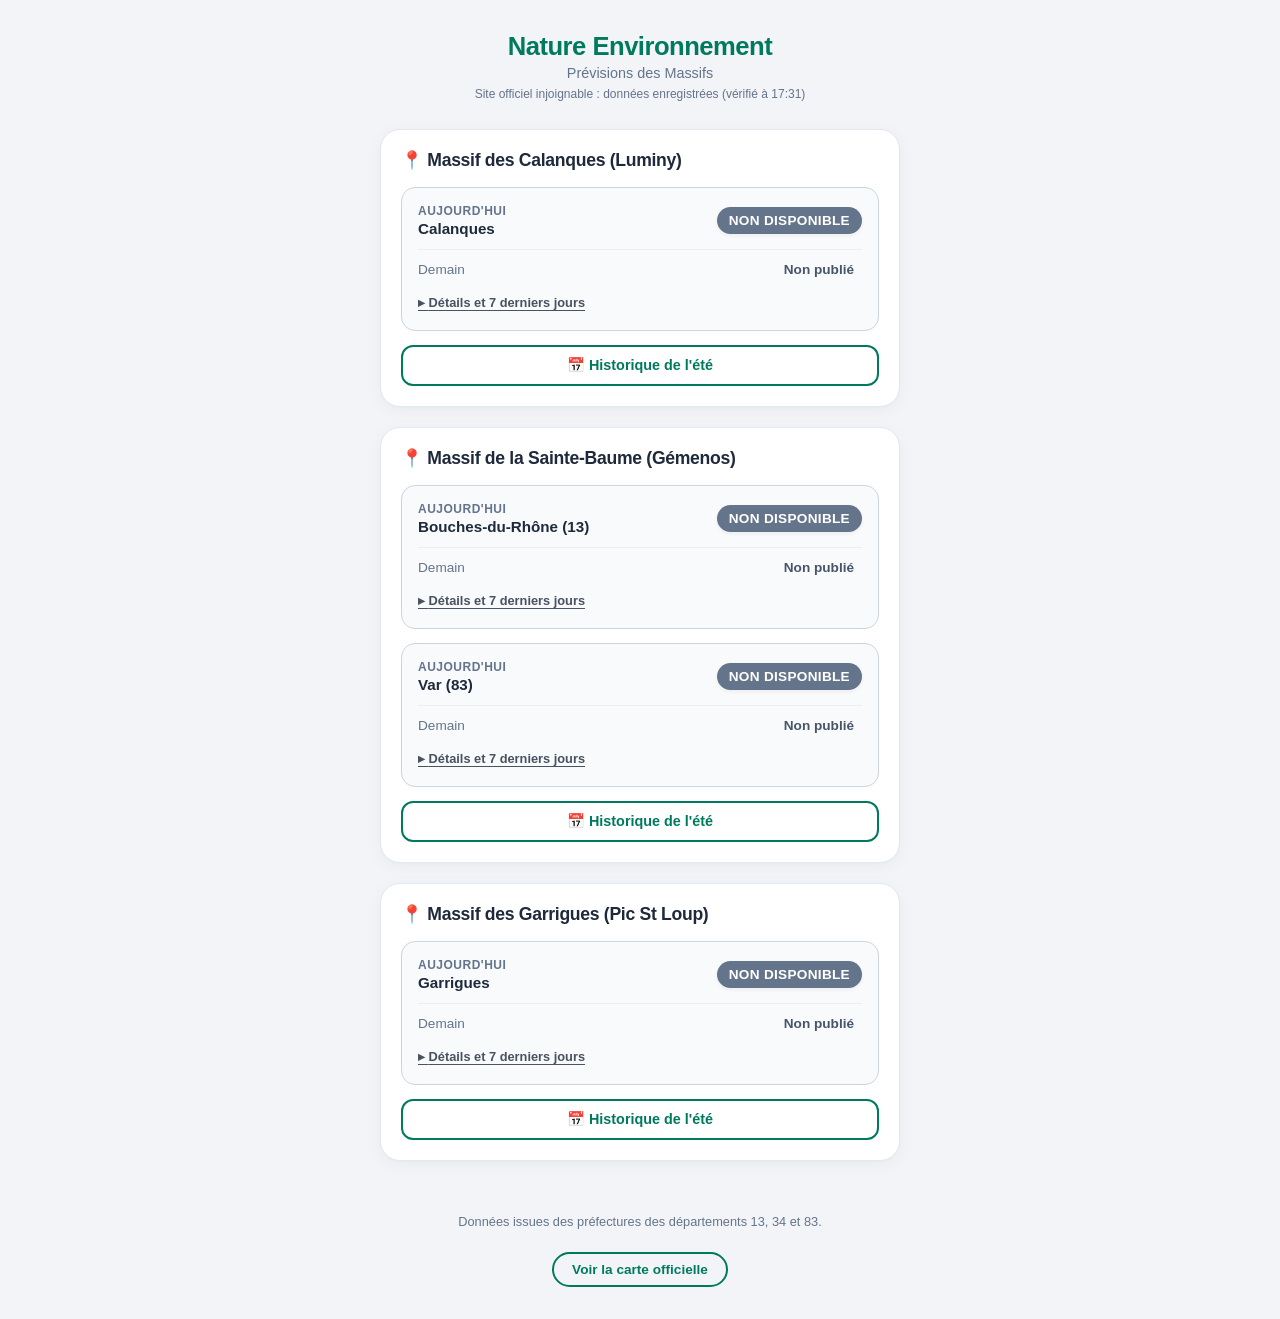
<file: index.html>
<!DOCTYPE html>
<html lang="fr">
<head>
    <meta charset="UTF-8">
    <meta name="viewport" content="width=device-width, initial-scale=1.0">
    <title>Nature Environnement - Risques Massifs</title>
    <link rel="stylesheet" href="style.css">
    <link rel="manifest" href="manifest.json">
    <meta name="theme-color" content="#007a5e">
    <link rel="icon" href="icon.svg" type="image/svg+xml">
    <meta name="apple-mobile-web-app-capable" content="yes">

    <script>
    if ('serviceWorker' in navigator) {
        navigator.serviceWorker.register('./sw.js');
    }
    </script>
</head>
<body>

    <header>
        <h1>Nature Environnement</h1>
        <div class="subtitle">Prévisions des Massifs</div>
        <div id="status-line" class="status-line" role="status"></div>
    </header>

    <main class="container" id="dashboard-container">
        <p class="loading">Chargement des configurations...</p>
    </main>

    <footer>
        <p id="footer-depts">Données issues des préfectures.</p>
        <a href="https://www.risque-prevention-incendie.fr" target="_blank" rel="noopener noreferrer" class="map-link">
            Voir la carte officielle
        </a>
    </footer>

    <script src="common.js" defer></script>
    <script src="app.js" defer></script>
</body>
</html>
</file>
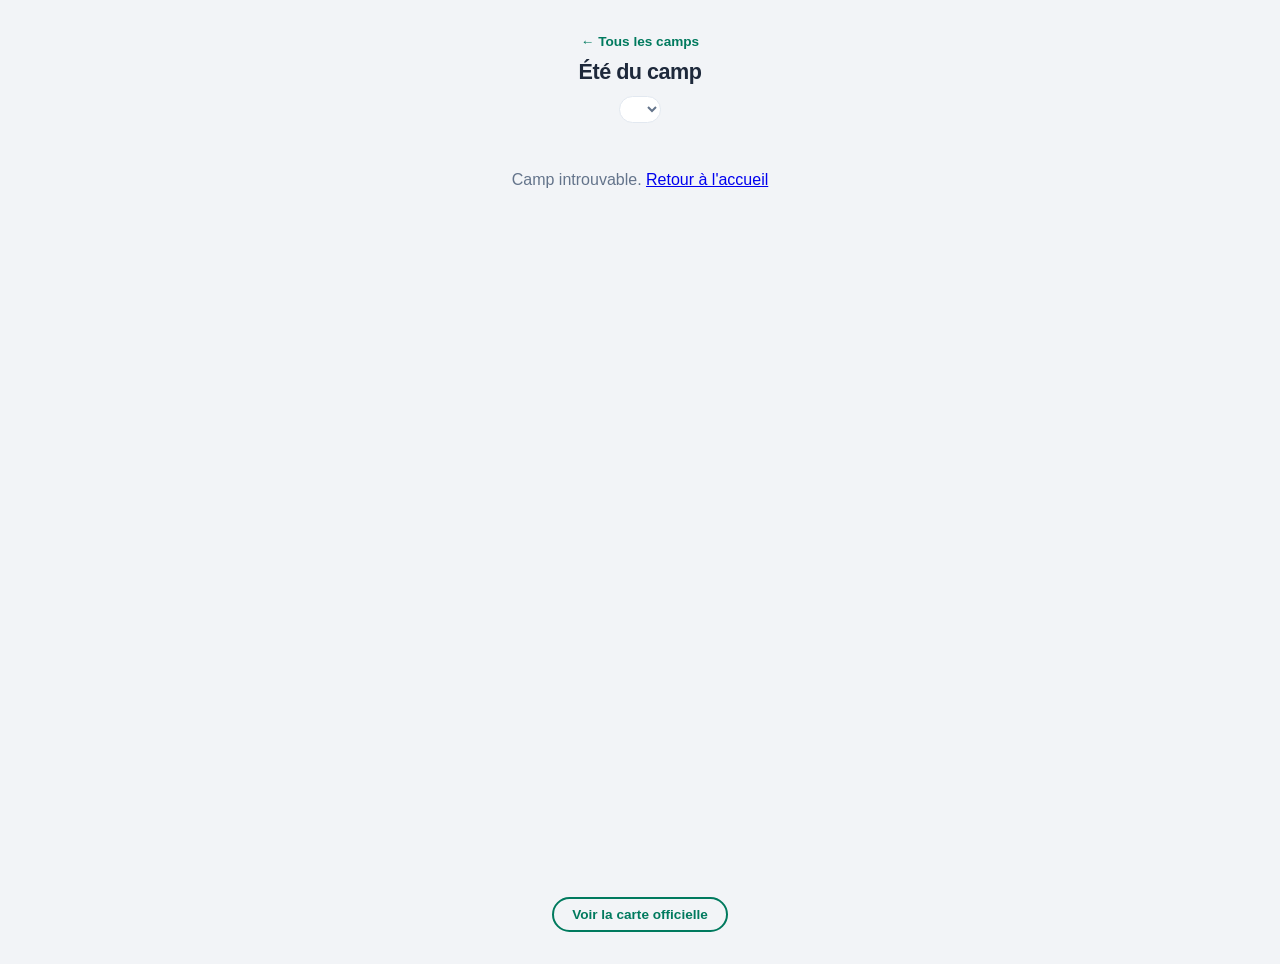
<file: camp.html>
<!DOCTYPE html>
<html lang="fr">
<head>
    <meta charset="UTF-8">
    <meta name="viewport" content="width=device-width, initial-scale=1.0">
    <title>Été du camp – Nature Environnement</title>
    <link rel="stylesheet" href="style.css">
    <link rel="manifest" href="manifest.json">
    <meta name="theme-color" content="#007a5e">
    <link rel="icon" href="icon.svg" type="image/svg+xml">
</head>
<body class="camp-page">

    <header class="camp-header">
        <a href="./" class="back-link">← Tous les camps</a>
        <h1 id="camp-title">Été du camp</h1>
        <select id="year-select" class="year-select" aria-label="Choisir l'été"></select>
    </header>

    <main class="container" id="camp-container">
        <p class="loading">Chargement...</p>
    </main>

    <footer>
        <a href="https://www.risque-prevention-incendie.fr" target="_blank" rel="noopener noreferrer" class="map-link">
            Voir la carte officielle
        </a>
    </footer>

    <script src="common.js" defer></script>
    <script src="camp.js" defer></script>
</body>
</html>
</file>
<file: style.css>
:root {
    --bg-color: #f2f4f7;
    --card-bg: #ffffff;
    --text-color: #1e293b;
    --text-muted: #64748b;
    --sgdf-green: #007a5e;
    --border-color: #e2e8f0;

    /* Thèmes de risques */
    --c-0-bg: #f0fdf4; --c-0-text: #cdcfce; --c-0-border: #bbf7d0; --c-0-badge: #cccccc;
    --c-1-bg: #f0fdf4; --c-1-text: #166534; --c-1-border: #bbf7d0; --c-1-badge: #15803d;
    --c-2-bg: #fefce8; --c-2-text: #854d0e; --c-2-border: #fef08a; --c-2-badge: #a16207;
    --c-3-bg: #fff7ed; --c-3-text: #9a3412; --c-3-border: #ffedd5; --c-3-badge: #c2410c;
    --c-4-bg: #fef2f2; --c-4-text: #991b1b; --c-4-border: #fee2e2; --c-4-badge: #b91c1c;
    --c-5-bg: #fef2f2; --c-5-text: #080101; --c-5-border: #fee2e2; --c-5-badge: #080101;
    --c-unknown-bg: #f8fafc; --c-unknown-text: #475569; --c-unknown-border: #cbd5e1; --c-unknown-badge: #64748b;
}

body {
    font-family: -apple-system, BlinkMacSystemFont, "Segoe UI", Roboto, sans-serif;
    background-color: var(--bg-color);
    color: var(--text-color);
    margin: 0;
    padding: 32px 16px;
    display: flex;
    flex-direction: column;
    align-items: center;
    min-height: 100vh;
}

header {
    text-align: center;
    margin-bottom: 28px;
}

h1 {
    margin: 0;
    font-size: 1.6rem;
    font-weight: 800;
    color: var(--sgdf-green);
    letter-spacing: -0.5px;
}

.subtitle {
    color: var(--text-muted);
    font-size: 0.9rem;
    margin-top: 4px;
}

.container {
    width: 100%;
    max-width: 520px;
    display: flex;
    flex-direction: column;
    gap: 20px;
}

.main-card {
    background-color: var(--card-bg);
    border-radius: 20px;
    padding: 20px;
    box-shadow: 0 4px 18px rgba(30, 41, 59, 0.04), 0 1px 3px rgba(30, 41, 59, 0.02);
    border: 1px solid var(--border-color);
}

.card-title {
    margin: 0 0 16px 0;
    font-size: 1.1rem;
    font-weight: 700;
    color: var(--text-color);
    letter-spacing: -0.3px;
}

.rows-container {
    display: flex;
    flex-direction: column;
    gap: 14px;
}

.zone-row {
    border-radius: 14px;
    padding: 16px;
    display: flex;
    flex-direction: column;
    gap: 12px;
    transition: all 0.2s ease;
    background-color: var(--c-unknown-bg);
    border: 1px solid var(--c-unknown-border);
}

.row-header {
    display: flex;
    justify-content: space-between;
    align-items: center;
}

.day-info {
    display: flex;
    flex-direction: column;
}

.day-label {
    font-size: 0.75rem;
    text-transform: uppercase;
    font-weight: 800;
    color: var(--text-muted);
    letter-spacing: 0.5px;
}

.zone-tag {
    font-size: 0.95rem;
    font-weight: 700;
    margin-top: 2px;
}

/* Le gros badge de droite (Aujourd'hui) */
.badge-today-main {
    font-size: 0.85rem;
    font-weight: 700;
    padding: 6px 12px;
    border-radius: 30px;
    text-transform: uppercase;
    letter-spacing: 0.3px;
    color: #ffffff;
    box-shadow: 0 2px 4px rgba(0,0,0,0.05);
}

/* La ligne du bas (Demain) */
.tomorrow-line {
    display: flex;
    justify-content: space-between;
    align-items: center;
    border-top: 1px solid rgba(0, 0, 0, 0.05);
    padding-top: 10px;
}

.tomorrow-label {
    font-size: 0.85rem;
    color: var(--text-muted);
    font-weight: 500;
}

/* Le petit badge discret du bas */
.badge-tomorrow-sub {
    font-size: 0.85rem;
    font-weight: 600;
    padding: 2px 8px;
    border-radius: 8px;
}

/* Styles dynamiques injectés basés sur la classe du conteneur parent */
.card-status-0 { background-color: var(--c-0-bg); border-color: var(--c-0-border); color: var(--c-0-text); }
.card-status-0 .badge-today-main { background-color: var(--c-0-badge); }
.text-status-0 { background-color: rgba(174, 184, 178, 0.08); color: var(--c-0-badge); }

.card-status-1 { background-color: var(--c-1-bg); border-color: var(--c-1-border); color: var(--c-1-text); }
.card-status-1 .badge-today-main { background-color: var(--c-1-badge); }
.text-status-1 { background-color: rgba(22, 101, 52, 0.08); color: var(--c-1-badge); }

.card-status-2 { background-color: var(--c-2-bg); border-color: var(--c-2-border); color: var(--c-2-text); }
.card-status-2 .badge-today-main { background-color: var(--c-2-badge); }
.text-status-2 { background-color: rgba(161, 98, 7, 0.08); color: var(--c-2-badge); }

.card-status-3 { background-color: var(--c-3-bg); border-color: var(--c-3-border); color: var(--c-3-text); }
.card-status-3 .badge-today-main { background-color: var(--c-3-badge); }
.text-status-3 { background-color: rgba(194, 65, 12, 0.08); color: var(--c-3-badge); }

.card-status-4 { background-color: var(--c-4-bg); border-color: var(--c-4-border); color: var(--c-4-text); }
.card-status-4 .badge-today-main { background-color: var(--c-4-badge); }
.text-status-4 { background-color: rgba(185, 28, 28, 0.08); color: var(--c-4-badge); }

.card-status-5 { background-color: #1e293b; border-color: #0f172a; color: #ffffff; }
.card-status-5 .badge-today-main { background-color: #0f172a; border: 1px solid #334155; color: #ffffff; }
.text-status-5 { background-color: #0f172a; color: #ffffff; border: 1px solid #334155; }

.card-status-unknown .badge-today-main { background-color: var(--c-unknown-badge); }
.text-status-unknown { color: var(--c-unknown-text); }

.loading {
    text-align: center;
    color: var(--text-muted);
    padding: 20px;
    margin: 0;
}

footer {
    margin-top: auto;
    padding-top: 40px;
    font-size: 0.8rem;
    color: var(--text-muted);
    text-align: center;
}

.map-link {
    color: var(--sgdf-green);
    text-decoration: none;
    font-weight: 600;
    display: inline-block;
    margin-top: 10px;
    padding: 8px 18px;
    border: 2px solid var(--sgdf-green);
    border-radius: 20px;
    font-size: 0.85rem;
    transition: all 0.2s;
}

.map-link:hover {
    background-color: var(--sgdf-green);
    color: #ffffff;
}

.status-line {
    color: var(--text-muted);
    font-size: 0.75rem;
    margin-top: 6px;
    min-height: 1em;
}

/* Bouton et panneau de détails (lisibles au toucher, contrairement aux info-bulles) */
.detail-toggle {
    align-self: flex-start;
    background: none;
    border: none;
    padding: 4px 0;
    font: inherit;
    font-size: 0.8rem;
    font-weight: 600;
    color: inherit;
    opacity: 0.8;
    cursor: pointer;
    text-decoration: underline;
    text-underline-offset: 3px;
}

.detail-toggle::before { content: "▸ "; }
.detail-toggle[aria-expanded="true"]::before { content: "▾ "; }

.zone-detail {
    font-size: 0.85rem;
    line-height: 1.45;
    border-top: 1px solid rgba(0, 0, 0, 0.05);
    padding-top: 8px;
}

.zone-detail p { margin: 0 0 8px; }

.source {
    color: var(--text-muted);
    font-size: 0.75rem;
    white-space: nowrap;
}

.trend-title {
    font-size: 0.75rem;
    font-weight: 700;
    text-transform: uppercase;
    letter-spacing: 0.5px;
    color: var(--text-muted);
}

.trend {
    display: flex;
    gap: 6px;
    list-style: none;
    margin: 0;
    padding: 0;
}

.dot {
    width: 28px;
    height: 28px;
    border-radius: 50%;
    display: grid;
    place-items: center;
    color: #ffffff;
    font-size: 0.7rem;
    font-weight: 700;
    text-transform: uppercase;
    background-color: var(--c-unknown-badge);
}

.dot-0 { background-color: var(--c-0-badge); }
.dot-1 { background-color: var(--c-1-badge); }
.dot-2 { background-color: var(--c-2-badge); }
.dot-3 { background-color: var(--c-3-badge); }
.dot-4 { background-color: var(--c-4-badge); }
.dot-5 { background-color: #0f172a; box-shadow: inset 0 0 0 1px #64748b; }
.dot-unknown { opacity: 0.4; }

.visually-hidden {
    position: absolute;
    width: 1px;
    height: 1px;
    overflow: hidden;
    clip: rect(0 0 0 0);
    white-space: nowrap;
}

/* Mode sombre */
@media (prefers-color-scheme: dark) {
    :root {
        --bg-color: #0f172a;
        --card-bg: #1e293b;
        --text-color: #e2e8f0;
        --text-muted: #94a3b8;
        --border-color: #334155;
        --sgdf-green: #34d399;

        --c-1-bg: #052e1a; --c-1-text: #bbf7d0; --c-1-border: #14532d;
        --c-2-bg: #2e2306; --c-2-text: #fef08a; --c-2-border: #713f12;
        --c-3-bg: #331505; --c-3-text: #fed7aa; --c-3-border: #7c2d12;
        --c-4-bg: #350a0a; --c-4-text: #fecaca; --c-4-border: #7f1d1d;
        --c-unknown-bg: #1e293b; --c-unknown-text: #cbd5e1; --c-unknown-border: #475569;
    }

    .main-card { box-shadow: none; }
    .tomorrow-line, .zone-detail { border-top-color: rgba(255, 255, 255, 0.08); }
    .text-status-1 { color: #4ade80; background-color: rgba(74, 222, 128, 0.12); }
    .text-status-2 { color: #facc15; background-color: rgba(250, 204, 21, 0.12); }
    .text-status-3 { color: #fb923c; background-color: rgba(251, 146, 60, 0.12); }
    .text-status-4 { color: #f87171; background-color: rgba(248, 113, 113, 0.12); }
    .map-link:hover { color: #0f172a; }
}

/* ---------- Page « été » d'un camp ---------- */

.card-title a {
    color: inherit;
    text-decoration: none;
}

.card-title a:hover { text-decoration: underline; }

/* Bouton vers la page « été » du camp */
.season-link {
    display: block;
    margin-top: 14px;
    padding: 10px 14px;
    border: 2px solid var(--sgdf-green);
    border-radius: 12px;
    text-align: center;
    font-size: 0.9rem;
    font-weight: 700;
    color: var(--sgdf-green);
    text-decoration: none;
    transition: background-color 0.2s, color 0.2s;
}

.season-link:hover {
    background-color: var(--sgdf-green);
    color: var(--card-bg);
}

.back-link {
    display: inline-block;
    margin-bottom: 10px;
    font-size: 0.85rem;
    font-weight: 600;
    color: var(--sgdf-green);
    text-decoration: none;
}

/* Motifs par niveau pour les pastilles « 7 derniers jours » de l'accueil
   (lisibilité pour les daltoniens) : points = autorisé sous conditions,
   rayures = déconseillé, quadrillage = interdit. */
.dot-2 {
    background-image: radial-gradient(rgba(255, 255, 255, 0.45) 1.5px, transparent 1.6px);
    background-size: 6px 6px;
}

.dot-3 {
    background-image: repeating-linear-gradient(45deg,
        rgba(255, 255, 255, 0.35) 0 2px, transparent 2px 6px);
}

.dot-4, .dot-5 {
    background-image:
        repeating-linear-gradient(45deg, rgba(255, 255, 255, 0.35) 0 1.5px, transparent 1.5px 6px),
        repeating-linear-gradient(-45deg, rgba(255, 255, 255, 0.35) 0 1.5px, transparent 1.5px 6px);
}

.dot { text-shadow: 0 0 2px rgba(0, 0, 0, 0.6); }

/* ---------- Page « été » : en-tête, onglets, chiffres clés ---------- */

.camp-page .container { max-width: 760px; }

.camp-header h1 {
    font-size: 1.35rem;
    line-height: 1.25;
    color: var(--text-color);
}

.year-select {
    margin-top: 10px;
    font: inherit;
    font-size: 0.85rem;
    font-weight: 600;
    padding: 4px 10px;
    border-radius: 999px;
    border: 1px solid var(--border-color);
    background: var(--card-bg);
    color: var(--text-muted);
}

.year-select:disabled { opacity: 1; appearance: none; text-align: center; }

.zone-tabs {
    display: flex;
    gap: 4px;
    padding: 4px;
    border-radius: 14px;
    background: var(--border-color);
}

.zone-tab {
    flex: 1;
    border: none;
    border-radius: 10px;
    padding: 8px 10px;
    font: inherit;
    font-size: 0.85rem;
    font-weight: 600;
    color: var(--text-muted);
    background: transparent;
    cursor: pointer;
}

.zone-tab[aria-selected="true"] {
    background: var(--card-bg);
    color: var(--text-color);
    box-shadow: 0 1px 3px rgba(15, 23, 42, 0.12);
}

.stats {
    display: grid;
    grid-template-columns: repeat(3, 1fr);
    gap: 8px;
}

.stat {
    border-radius: 12px;
    padding: 10px 8px;
    text-align: center;
    background: var(--bg-color);
}

.stat-nb {
    display: block;
    font-size: 1.6rem;
    font-weight: 800;
    line-height: 1.1;
}

.stat-label {
    font-size: 0.72rem;
    color: var(--text-muted);
}

.stat-4 .stat-nb { color: var(--c-4-badge); }
.stat-3 .stat-nb { color: var(--c-3-badge); }
.stat-1 .stat-nb { color: var(--c-1-badge); }

.season-bar {
    display: flex;
    height: 8px;
    margin-top: 16px;
    border-radius: 4px;
    overflow: hidden;
    gap: 2px;
}

.bar-part { min-width: 3px; }
.bar-1 { background: var(--c-1-badge); }
.bar-2 { background: var(--c-2-badge); }
.bar-3 { background: var(--c-3-badge); }
.bar-4, .bar-5 { background: var(--c-4-badge); }
.bar-unknown { background: var(--c-unknown-border); }
.bar-future { background: var(--border-color); }

.legend {
    list-style: none;
    padding: 0;
    margin: 10px 0 0;
    display: flex;
    flex-wrap: wrap;
    gap: 6px 14px;
    font-size: 0.8rem;
    color: var(--text-muted);
}

.legend li { display: flex; align-items: center; gap: 6px; }
.legend strong { color: var(--text-color); }

.legend-dot {
    width: 14px;
    height: 14px;
    border: 1px solid transparent;
    border-radius: 4px;
    flex-shrink: 0;
    box-sizing: border-box;
}

.hint {
    margin: 10px 0 0;
    font-size: 0.75rem;
    color: var(--text-muted);
}

/* ---------- Page « été » : calendrier ---------- */

.months {
    display: grid;
    grid-template-columns: repeat(auto-fill, minmax(260px, 1fr));
    gap: 20px 28px;
    margin-top: 20px;
    padding-top: 16px;
    border-top: 1px solid var(--border-color);
}

.month-title {
    margin: 0 0 6px;
    font-size: 0.85rem;
    font-weight: 700;
    text-transform: capitalize;
}

.month-grid {
    display: grid;
    grid-template-columns: repeat(7, 1fr);
    gap: 3px;
}

.weekday {
    text-align: center;
    font-size: 0.65rem;
    font-weight: 600;
    color: var(--text-muted);
    padding-bottom: 2px;
}

/* Jours : teinte douce pour les niveaux permissifs, rouge plein pour
   « interdit » afin que ces jours ressortent au premier coup d'œil.
   Un motif double la couleur (daltoniens) : points, rayures, quadrillage. */
.cell {
    height: 32px;
    border: 1px solid transparent;
    border-radius: 8px;
    padding: 0;
    font: inherit;
    font-size: 0.75rem;
    font-weight: 600;
    cursor: pointer;
    --motif: rgba(15, 23, 42, 0.14);
}

.cell-1 { background-color: var(--c-1-bg); border-color: var(--c-1-border); color: var(--c-1-text); }
.cell-2 {
    background-color: var(--c-2-bg); border-color: var(--c-2-border); color: var(--c-2-text);
    background-image: radial-gradient(var(--motif) 1.2px, transparent 1.4px);
    background-size: 5px 5px;
}
.cell-3 {
    background-color: var(--c-3-bg); border-color: var(--c-3-border); color: var(--c-3-text);
    background-image: repeating-linear-gradient(45deg, var(--motif) 0 2px, transparent 2px 6px);
}
.cell-4, .cell-5 {
    background-color: var(--c-4-badge); color: #ffffff; --motif: rgba(255, 255, 255, 0.22);
    background-image:
        repeating-linear-gradient(45deg, var(--motif) 0 1px, transparent 1px 6px),
        repeating-linear-gradient(-45deg, var(--motif) 0 1px, transparent 1px 6px);
}
.cell-5 { background-color: #0f172a; }
.cell-unknown { background: transparent; border: 1px dashed var(--c-unknown-border); color: var(--text-muted); }
.cell-future { background: transparent; color: var(--text-muted); opacity: 0.6; }

.cell-today { box-shadow: 0 0 0 2px var(--text-color); }
.cell-selected { box-shadow: 0 0 0 2px var(--card-bg), 0 0 0 4px var(--sgdf-green); }

/* Règle du jour touché : fixée en bas de l'écran, visible seulement après un toucher */
.day-info-box {
    position: sticky;
    bottom: 12px;
    display: flex;
    gap: 10px;
    align-items: flex-start;
    margin: 16px 0 0;
    padding: 10px 12px;
    border-radius: 12px;
    border: 1px solid var(--border-color);
    background: var(--card-bg);
    box-shadow: 0 6px 20px rgba(15, 23, 42, 0.15);
    font-size: 0.85rem;
    line-height: 1.45;
}

.day-info-box[hidden] { display: none; }
.day-info-box .legend-dot { margin-top: 3px; }

@media (prefers-color-scheme: dark) {
    .cell { --motif: rgba(255, 255, 255, 0.12); }
    .cell-4, .cell-5 { --motif: rgba(255, 255, 255, 0.22); }
    .zone-tabs { background: var(--bg-color); }
}
</file>
